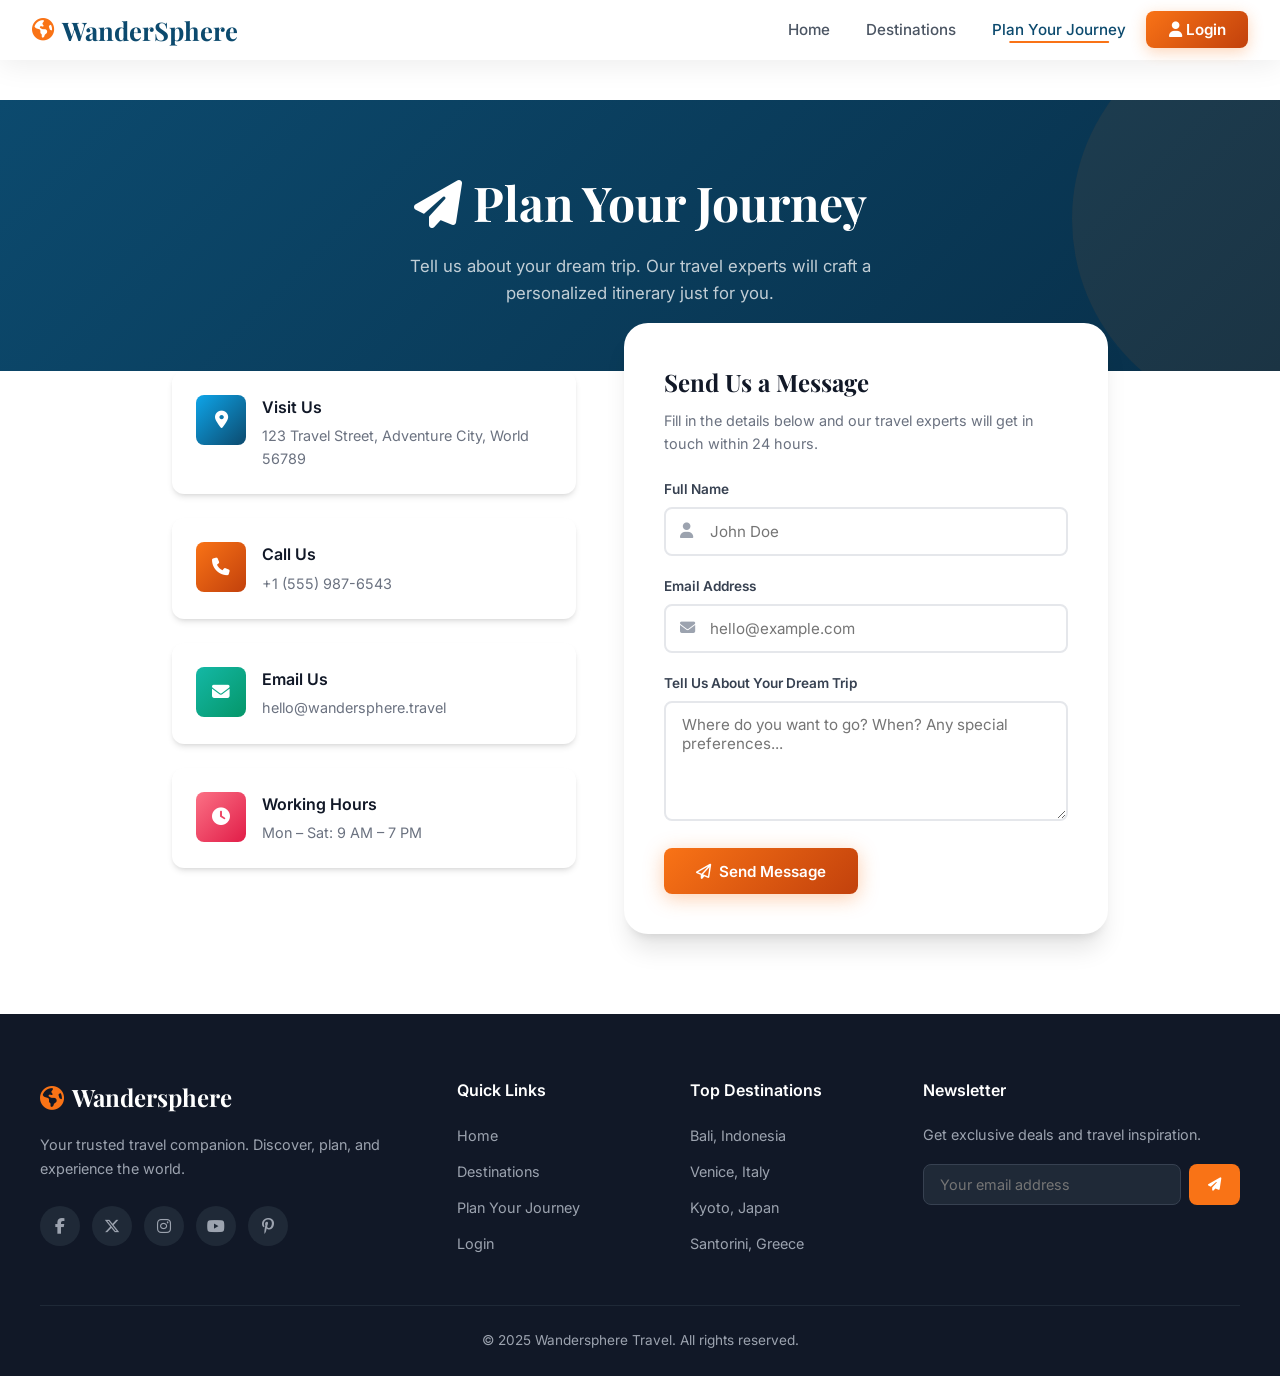
<file: contact.html>
<!DOCTYPE html>
<html lang="en">
<head>
  <meta charset="UTF-8">
  <meta name="viewport" content="width=device-width, initial-scale=1.0">
  <title>Plan Your Journey — Wandersphere Travel</title>
  <!-- Google Fonts -->
  <link href="https://fonts.googleapis.com/css2?family=Playfair+Display:wght@400;600;700&family=Inter:wght@300;400;500;600;700&display=swap" rel="stylesheet">
  <!-- Font Awesome Icons -->
  <link rel="stylesheet" href="https://cdnjs.cloudflare.com/ajax/libs/font-awesome/6.5.1/css/all.min.css">
  <!-- Shared CSS -->
  <link rel="stylesheet" href="styles.css">
</head>
<body>

  <!-- ==========================================
       NAVBAR (solid style)
       ========================================== -->
  <nav class="navbar solid" id="navbar">
    <a href="index.html" class="nav-logo">
      <i class="fa-solid fa-earth-americas"></i> WanderSphere
    </a>
    <ul class="nav-links" id="navLinks">
      <li><a href="index.html">Home</a></li>
      <li><a href="destinations.html">Destinations</a></li>
      <li><a href="contact.html" class="active">Plan Your Journey</a></li>
      <li><a href="login.html" class="nav-cta"><i class="fa-solid fa-user"></i> Login</a></li>
    </ul>
    <button class="hamburger" id="hamburger" onclick="toggleMenu()">
      <span></span><span></span><span></span>
    </button>
  </nav>
  <div class="nav-overlay" id="navOverlay" onclick="toggleMenu()"></div>

  <!-- ==========================================
       CONTACT PAGE CONTENT
       ========================================== -->
  <div class="contact-page">
    <!-- Hero Banner -->
    <div class="contact-hero">
      <h1><i class="fa-solid fa-paper-plane"></i> Plan Your Journey</h1>
      <p>Tell us about your dream trip. Our travel experts will craft a personalized itinerary just for you.</p>
    </div>

    <!-- Contact Grid: Info Cards + Form -->
    <div class="contact-grid">
      <!-- Left: Contact Info Cards -->
      <div class="contact-info-cards">
        <div class="info-card reveal-left" style="transition-delay: 0.1s;">
          <div class="icon"><i class="fa-solid fa-location-dot"></i></div>
          <div>
            <h4>Visit Us</h4>
            <p>123 Travel Street, Adventure City, World 56789</p>
          </div>
        </div>
        <div class="info-card reveal-left" style="transition-delay: 0.2s;">
          <div class="icon" style="background:linear-gradient(135deg, var(--sunset), var(--sunset-dark));">
            <i class="fa-solid fa-phone"></i>
          </div>
          <div>
            <h4>Call Us</h4>
            <p>+1 (555) 987-6543</p>
          </div>
        </div>
        <div class="info-card reveal-left" style="transition-delay: 0.3s;">
          <div class="icon" style="background:linear-gradient(135deg, var(--teal), #059669);">
            <i class="fa-solid fa-envelope"></i>
          </div>
          <div>
            <h4>Email Us</h4>
            <p>hello@wandersphere.travel</p>
          </div>
        </div>
        <div class="info-card reveal-left" style="transition-delay: 0.4s;">
          <div class="icon" style="background:linear-gradient(135deg, var(--coral), #e11d48);">
            <i class="fa-solid fa-clock"></i>
          </div>
          <div>
            <h4>Working Hours</h4>
            <p>Mon – Sat: 9 AM – 7 PM</p>
          </div>
        </div>
      </div>

      <!-- Right: Contact Form Card -->
      <div class="contact-form-card reveal-right">
        <h3>Send Us a Message</h3>
        <p>Fill in the details below and our travel experts will get in touch within 24 hours.</p>
        <form onsubmit="handleContact(event)">
          <!-- Name -->
          <div class="form-group">
            <label for="contactName">Full Name</label>
            <div class="input-wrapper">
              <i class="fa-solid fa-user field-icon"></i>
              <input type="text" id="contactName" placeholder="John Doe" required>
            </div>
          </div>
          <!-- Email -->
          <div class="form-group">
            <label for="contactEmail">Email Address</label>
            <div class="input-wrapper">
              <i class="fa-solid fa-envelope field-icon"></i>
              <input type="email" id="contactEmail" placeholder="hello@example.com" required>
            </div>
          </div>
          <!-- Message -->
          <div class="form-group">
            <label for="contactMessage">Tell Us About Your Dream Trip</label>
            <div class="input-wrapper">
              <textarea id="contactMessage" placeholder="Where do you want to go? When? Any special preferences..." required></textarea>
            </div>
          </div>
          <!-- Submit -->
          <button type="submit" class="btn btn-primary">
            <i class="fa-regular fa-paper-plane"></i> Send Message
          </button>
        </form>
      </div>
    </div>

    <!-- ==========================================
         FOOTER
         ========================================== -->
    <footer class="footer">
      <div class="footer-grid">
        <div class="footer-brand">
          <div class="logo"><i class="fa-solid fa-earth-americas"></i> Wandersphere</div>
          <p>Your trusted travel companion. Discover, plan, and experience the world.</p>
          <div class="social-links">
            <a href="https://www.facebook.com/share/1Ga3H48wUg/" aria-label="Facebook"><i class="fa-brands fa-facebook-f"></i></a>
            <a href="https://x.com/006_hemu36920" aria-label="Twitter"><i class="fa-brands fa-x-twitter"></i></a>
            <a href="https://www.instagram.com/hemu_006__?igsh=MWFtNW92emt5N3NkYQ==" aria-label="Instagram"><i class="fa-brands fa-instagram"></i></a>
            <a href="#" aria-label="YouTube"><i class="fa-brands fa-youtube"></i></a>
            <a href="#" aria-label="Pinterest"><i class="fa-brands fa-pinterest-p"></i></a>
          </div>
        </div>
        <div>
          <h4>Quick Links</h4>
          <ul>
            <li><a href="index.html">Home</a></li>
            <li><a href="destinations.html">Destinations</a></li>
            <li><a href="contact.html">Plan Your Journey</a></li>
            <li><a href="login.html">Login</a></li>
          </ul>
        </div>
        <div>
          <h4>Top Destinations</h4>
          <ul>
            <li><a href="destinations.html">Bali, Indonesia</a></li>
            <li><a href="destinations.html">Venice, Italy</a></li>
            <li><a href="destinations.html">Kyoto, Japan</a></li>
            <li><a href="destinations.html">Santorini, Greece</a></li>
          </ul>
        </div>
        <div class="footer-newsletter">
          <h4>Newsletter</h4>
          <p>Get exclusive deals and travel inspiration.</p>
          <form class="newsletter-form" onsubmit="handleNewsletter(event)">
            <input type="email" placeholder="Your email address" required>
            <button type="submit"><i class="fa-solid fa-paper-plane"></i></button>
          </form>
        </div>
      </div>
      <div class="footer-bottom">
        <p>&copy; 2025 Wandersphere Travel. All rights reserved.</p>
      </div>
    </footer>
  </div>

  <!-- Back to Top Button -->
  <button class="back-to-top" id="backToTop" onclick="window.scrollTo({top:0,behavior:'smooth'})">
    <i class="fa-solid fa-arrow-up"></i>
  </button>

  <!-- Shared JavaScript -->
  <script src="script.js"></script>
</body>
</html>
</file>
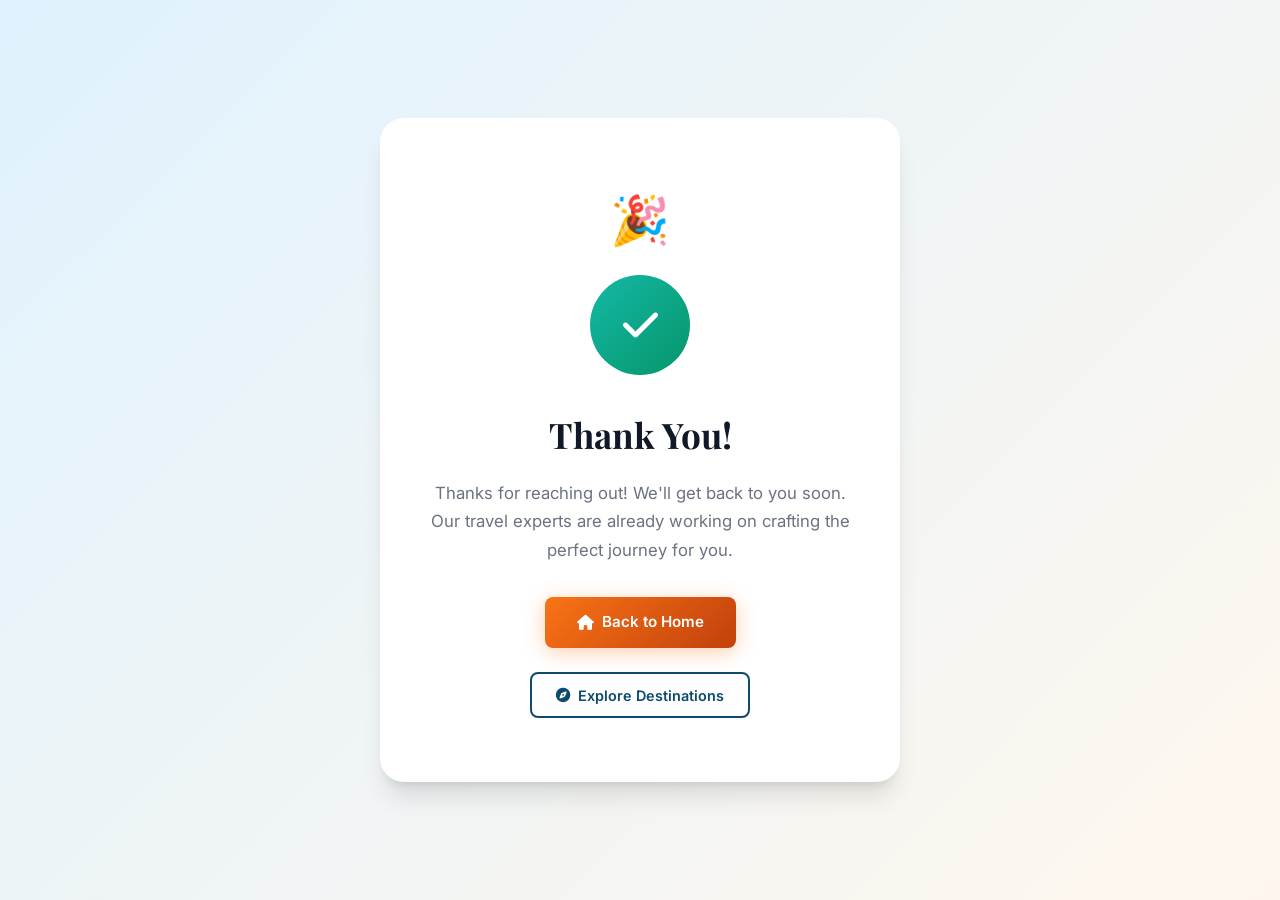
<file: thankyou.html>
<!DOCTYPE html>
<html lang="en">
<head>
  <meta charset="UTF-8">
  <meta name="viewport" content="width=device-width, initial-scale=1.0">
  <title>Thank You — WanderSphere Travel</title>
  <!-- Google Fonts -->
  <link href="https://fonts.googleapis.com/css2?family=Playfair+Display:wght@400;600;700&family=Inter:wght@300;400;500;600;700&display=swap" rel="stylesheet">
  <!-- Font Awesome Icons -->
  <link rel="stylesheet" href="https://cdnjs.cloudflare.com/ajax/libs/font-awesome/6.5.1/css/all.min.css">
  <!-- Shared CSS -->
  <link rel="stylesheet" href="styles.css">
</head>
<body>

  <!-- ==========================================
       THANK YOU PAGE
       ========================================== -->
  <div class="thankyou-page">
    <div class="thankyou-card">
      <!-- Confetti Emoji -->
      <span class="confetti">🎉</span>

      <!-- Green Checkmark Icon -->
      <div class="thankyou-icon">
        <i class="fa-solid fa-check"></i>
      </div>

      <!-- Thank You Message -->
      <h1>Thank You!</h1>
      <p>Thanks for reaching out! We'll get back to you soon. Our travel experts are already working on crafting the perfect journey for you.</p>

      <!-- Navigation Buttons -->
      <a href="index.html" class="btn btn-primary">
        <i class="fa-solid fa-house"></i> Back to Home
      </a>
      <div style="margin-top:1.5rem;">
        <a href="destinations.html" class="btn btn-outline" style="font-size:0.9rem; padding: 0.6rem 1.5rem;">
          <i class="fa-solid fa-compass"></i> Explore Destinations
        </a>
      </div>
    </div>
  </div>

  <!-- Shared JavaScript -->
  <script src="script.js"></script>
</body>
</html>
</file>
<file: styles.css>
/* =========================================
   CSS CUSTOM PROPERTIES & RESET
   ========================================= */
:root {
  --ocean: #0c4a6e;
  --ocean-light: #0ea5e9;
  --ocean-dark: #082f49;
  --sunset: #f97316;
  --sunset-light: #fdba74;
  --sunset-dark: #c2410c;
  --sand: #fef3c7;
  --sand-light: #fffbeb;
  --coral: #fb7185;
  --teal: #14b8a6;
  --white: #ffffff;
  --gray-50: #f9fafb;
  --gray-100: #f3f4f6;
  --gray-200: #e5e7eb;
  --gray-300: #d1d5db;
  --gray-400: #9ca3af;
  --gray-500: #6b7280;
  --gray-600: #4b5563;
  --gray-700: #374151;
  --gray-800: #1f2937;
  --gray-900: #111827;
  --font-display: 'Playfair Display', Georgia, serif;
  --font-body: 'Inter', system-ui, sans-serif;
  --shadow-sm: 0 1px 2px rgba(0,0,0,0.05);
  --shadow-md: 0 4px 6px -1px rgba(0,0,0,0.1), 0 2px 4px -2px rgba(0,0,0,0.1);
  --shadow-lg: 0 10px 15px -3px rgba(0,0,0,0.1), 0 4px 6px -4px rgba(0,0,0,0.1);
  --shadow-xl: 0 20px 25px -5px rgba(0,0,0,0.1), 0 8px 10px -6px rgba(0,0,0,0.1);
  --shadow-2xl: 0 25px 50px -12px rgba(0,0,0,0.25);
  --radius-sm: 0.5rem;
  --radius-md: 0.75rem;
  --radius-lg: 1rem;
  --radius-xl: 1.5rem;
  --transition: all 0.3s cubic-bezier(0.4, 0, 0.2, 1);
}

*, *::before, *::after {
  margin: 0;
  padding: 0;
  box-sizing: border-box;
}

html {
  scroll-behavior: smooth;
  font-size: 16px;
}

body {
  font-family: var(--font-body);
  color: var(--gray-800);
  background: var(--white);
  line-height: 1.6;
  overflow-x: hidden;
}

img { max-width: 100%; display: block; }
a { text-decoration: none; color: inherit; }
button { cursor: pointer; border: none; font-family: inherit; }
input, textarea { font-family: inherit; }

/* =========================================
   SCROLL ANIMATIONS
   ========================================= */
.reveal {
  opacity: 0;
  transform: translateY(40px);
  transition: opacity 0.8s ease, transform 0.8s ease;
}
.reveal.active {
  opacity: 1;
  transform: translateY(0);
}
.reveal-left {
  opacity: 0;
  transform: translateX(-60px);
  transition: opacity 0.8s ease, transform 0.8s ease;
}
.reveal-left.active {
  opacity: 1;
  transform: translateX(0);
}
.reveal-right {
  opacity: 0;
  transform: translateX(60px);
  transition: opacity 0.8s ease, transform 0.8s ease;
}
.reveal-right.active {
  opacity: 1;
  transform: translateX(0);
}
.reveal-scale {
  opacity: 0;
  transform: scale(0.85);
  transition: opacity 0.8s ease, transform 0.8s ease;
}
.reveal-scale.active {
  opacity: 1;
  transform: scale(1);
}

/* =========================================
   NAVBAR
   ========================================= */
.navbar {
  position: fixed;
  top: 0;
  left: 0;
  right: 0;
  z-index: 1000;
  padding: 1rem 2rem;
  display: flex;
  align-items: center;
  justify-content: space-between;
  transition: var(--transition);
  background: transparent;
}
.navbar.scrolled {
  background: rgba(255,255,255,0.97);
  backdrop-filter: blur(20px);
  box-shadow: 0 4px 30px rgba(0,0,0,0.08);
  padding: 0.6rem 2rem;
}

/* Non-hero pages: navbar starts scrolled (solid) */
.navbar.solid {
  background: rgba(255,255,255,0.97);
  backdrop-filter: blur(20px);
  box-shadow: 0 4px 30px rgba(0,0,0,0.08);
  padding: 0.6rem 2rem;
}
.navbar.solid .nav-logo { color: var(--ocean); }
.navbar.solid .nav-links a { color: var(--gray-600); }
.navbar.solid .nav-links a:hover { color: var(--ocean); }
.navbar.solid .nav-links a.active { color: var(--ocean); }
.navbar.solid .hamburger span { background: var(--ocean); }

.nav-logo {
  display: flex;
  align-items: center;
  gap: 0.5rem;
  font-family: var(--font-display);
  font-size: 1.6rem;
  font-weight: 700;
  color: var(--white);
  transition: var(--transition);
}
.navbar.scrolled .nav-logo { color: var(--ocean); }
.nav-logo i {
  font-size: 1.4rem;
  color: var(--sunset);
}

.nav-links {
  display: flex;
  align-items: center;
  gap: 0.25rem;
  list-style: none;
}
.nav-links a {
  padding: 0.5rem 1rem;
  border-radius: var(--radius-sm);
  font-weight: 500;
  font-size: 0.95rem;
  color: rgba(255,255,255,0.9);
  transition: var(--transition);
  position: relative;
}
.nav-links a::after {
  content: '';
  position: absolute;
  bottom: 4px;
  left: 50%;
  width: 0;
  height: 2px;
  background: var(--sunset);
  transition: var(--transition);
  transform: translateX(-50%);
  border-radius: 2px;
}
.nav-links a:hover::after,
.nav-links a.active::after {
  width: 60%;
}
.nav-links a:hover { color: var(--white); }
.navbar.scrolled .nav-links a { color: var(--gray-600); }
.navbar.scrolled .nav-links a:hover { color: var(--ocean); }
.navbar.scrolled .nav-links a.active { color: var(--ocean); }

.nav-cta {
  background: linear-gradient(135deg, var(--sunset), var(--sunset-dark));
  color: var(--white) !important;
  padding: 0.55rem 1.4rem !important;
  border-radius: var(--radius-sm) !important;
  font-weight: 600 !important;
  box-shadow: 0 4px 15px rgba(249,115,22,0.3);
  transition: var(--transition);
}
.nav-cta::after { display: none !important; }
.nav-cta:hover {
  transform: translateY(-2px);
  box-shadow: 0 6px 20px rgba(249,115,22,0.45) !important;
}

/* Hamburger */
.hamburger {
  display: none;
  flex-direction: column;
  gap: 5px;
  background: none;
  padding: 5px;
}
.hamburger span {
  width: 26px;
  height: 2.5px;
  background: var(--white);
  border-radius: 4px;
  transition: var(--transition);
}
.navbar.scrolled .hamburger span { background: var(--ocean); }
.hamburger.open span:nth-child(1) { transform: rotate(45deg) translate(5px, 5px); }
.hamburger.open span:nth-child(2) { opacity: 0; }
.hamburger.open span:nth-child(3) { transform: rotate(-45deg) translate(5px, -5px); }

/* =========================================
   HERO SECTION
   ========================================= */
.hero {
  position: relative;
  min-height: 100vh;
  display: flex;
  align-items: center;
  justify-content: center;
  text-align: center;
  overflow: hidden;
}
.hero-bg {
  position: absolute;
  inset: 0;
  z-index: 0;
}
.hero-bg img {
  width: 100%;
  height: 100%;
  object-fit: cover;
  animation: heroZoom 25s ease-in-out infinite alternate;
}
@keyframes heroZoom {
  0% { transform: scale(1); }
  100% { transform: scale(1.12); }
}
.hero-overlay {
  position: absolute;
  inset: 0;
  background: linear-gradient(
    180deg,
    rgba(8,47,73,0.65) 0%,
    rgba(12,74,110,0.45) 50%,
    rgba(8,47,73,0.7) 100%
  );
  z-index: 1;
}
.hero-content {
  position: relative;
  z-index: 2;
  max-width: 850px;
  padding: 2rem;
}
.hero-badge {
  display: inline-flex;
  align-items: center;
  gap: 0.5rem;
  background: rgba(255,255,255,0.15);
  backdrop-filter: blur(10px);
  border: 1px solid rgba(255,255,255,0.25);
  padding: 0.45rem 1.2rem;
  border-radius: 50px;
  color: var(--white);
  font-size: 0.85rem;
  font-weight: 500;
  margin-bottom: 1.5rem;
  animation: fadeInDown 1s ease 0.3s both;
}
.hero-badge i { color: var(--sunset-light); }
.hero h1 {
  font-family: var(--font-display);
  font-size: clamp(2.8rem, 6vw, 5rem);
  font-weight: 700;
  color: var(--white);
  line-height: 1.15;
  margin-bottom: 1.2rem;
  animation: fadeInUp 1s ease 0.5s both;
}
.hero h1 span {
  background: linear-gradient(135deg, var(--sunset-light), var(--sunset));
  -webkit-background-clip: text;
  -webkit-text-fill-color: transparent;
  background-clip: text;
}
.hero p {
  font-size: 1.15rem;
  color: rgba(255,255,255,0.85);
  max-width: 600px;
  margin: 0 auto 2.5rem;
  line-height: 1.7;
  animation: fadeInUp 1s ease 0.7s both;
}
.hero-buttons {
  display: flex;
  gap: 1rem;
  justify-content: center;
  flex-wrap: wrap;
  animation: fadeInUp 1s ease 0.9s both;
}

@keyframes fadeInUp {
  from { opacity: 0; transform: translateY(30px); }
  to { opacity: 1; transform: translateY(0); }
}
@keyframes fadeInDown {
  from { opacity: 0; transform: translateY(-20px); }
  to { opacity: 1; transform: translateY(0); }
}

/* Scroll indicator */
.scroll-indicator {
  position: absolute;
  bottom: 2.5rem;
  left: 50%;
  transform: translateX(-50%);
  z-index: 2;
  display: flex;
  flex-direction: column;
  align-items: center;
  gap: 0.5rem;
  color: rgba(255,255,255,0.6);
  font-size: 0.75rem;
  text-transform: uppercase;
  letter-spacing: 2px;
  animation: fadeInUp 1s ease 1.2s both;
}
.scroll-indicator .mouse {
  width: 26px;
  height: 40px;
  border: 2px solid rgba(255,255,255,0.4);
  border-radius: 20px;
  position: relative;
}
.scroll-indicator .mouse::after {
  content: '';
  width: 4px;
  height: 8px;
  background: var(--sunset);
  border-radius: 4px;
  position: absolute;
  top: 6px;
  left: 50%;
  transform: translateX(-50%);
  animation: scrollDown 2s ease infinite;
}
@keyframes scrollDown {
  0% { opacity: 1; top: 6px; }
  100% { opacity: 0; top: 24px; }
}

/* =========================================
   BUTTONS
   ========================================= */
.btn {
  display: inline-flex;
  align-items: center;
  gap: 0.5rem;
  padding: 0.85rem 2rem;
  border-radius: var(--radius-sm);
  font-weight: 600;
  font-size: 0.95rem;
  transition: var(--transition);
  border: none;
  cursor: pointer;
}
.btn-primary {
  background: linear-gradient(135deg, var(--sunset), var(--sunset-dark));
  color: var(--white);
  box-shadow: 0 4px 20px rgba(249,115,22,0.35);
}
.btn-primary:hover {
  transform: translateY(-3px);
  box-shadow: 0 8px 30px rgba(249,115,22,0.5);
}
.btn-secondary {
  background: rgba(255,255,255,0.15);
  color: var(--white);
  border: 2px solid rgba(255,255,255,0.3);
  backdrop-filter: blur(10px);
}
.btn-secondary:hover {
  background: rgba(255,255,255,0.25);
  transform: translateY(-3px);
}
.btn-outline {
  background: transparent;
  color: var(--ocean);
  border: 2px solid var(--ocean);
}
.btn-outline:hover {
  background: var(--ocean);
  color: var(--white);
  transform: translateY(-3px);
}
.btn-ocean {
  background: linear-gradient(135deg, var(--ocean-light), var(--ocean));
  color: var(--white);
  box-shadow: 0 4px 20px rgba(14,165,233,0.35);
}
.btn-ocean:hover {
  transform: translateY(-3px);
  box-shadow: 0 8px 30px rgba(14,165,233,0.5);
}

/* =========================================
   SECTION STYLING
   ========================================= */
.section {
  padding: 6rem 2rem;
}
.section-header {
  text-align: center;
  max-width: 650px;
  margin: 0 auto 4rem;
}
.section-label {
  display: inline-flex;
  align-items: center;
  gap: 0.4rem;
  font-size: 0.85rem;
  font-weight: 600;
  text-transform: uppercase;
  letter-spacing: 2px;
  color: var(--sunset);
  margin-bottom: 0.75rem;
}
.section-label i {
  font-size: 0.75rem;
}
.section-title {
  font-family: var(--font-display);
  font-size: clamp(2rem, 4vw, 2.8rem);
  font-weight: 700;
  color: var(--gray-900);
  line-height: 1.2;
  margin-bottom: 1rem;
}
.section-subtitle {
  font-size: 1.05rem;
  color: var(--gray-500);
  line-height: 1.7;
}
.container {
  max-width: 1200px;
  margin: 0 auto;
}

/* =========================================
   SERVICES SECTION
   ========================================= */
.services-grid {
  display: grid;
  grid-template-columns: repeat(auto-fit, minmax(260px, 1fr));
  gap: 2rem;
}
.service-card {
  background: var(--white);
  border-radius: var(--radius-lg);
  padding: 2.5rem 2rem;
  text-align: center;
  box-shadow: var(--shadow-sm);
  border: 1px solid var(--gray-100);
  transition: var(--transition);
  position: relative;
  overflow: hidden;
}
.service-card::before {
  content: '';
  position: absolute;
  top: 0;
  left: 0;
  right: 0;
  height: 4px;
  background: linear-gradient(90deg, var(--ocean-light), var(--sunset));
  transform: scaleX(0);
  transition: transform 0.4s ease;
}
.service-card:hover::before {
  transform: scaleX(1);
}
.service-card:hover {
  transform: translateY(-8px);
  box-shadow: var(--shadow-xl);
}
.service-icon {
  width: 70px;
  height: 70px;
  border-radius: 50%;
  display: flex;
  align-items: center;
  justify-content: center;
  margin: 0 auto 1.5rem;
  font-size: 1.6rem;
  transition: var(--transition);
}
.service-card:hover .service-icon {
  transform: scale(1.1) rotate(5deg);
}
.icon-blue { background: #e0f2fe; color: var(--ocean-light); }
.icon-orange { background: #ffedd5; color: var(--sunset); }
.icon-teal { background: #ccfbf1; color: var(--teal); }
.icon-pink { background: #fce7f3; color: var(--coral); }
.service-card h3 {
  font-size: 1.2rem;
  font-weight: 700;
  margin-bottom: 0.75rem;
  color: var(--gray-900);
}
.service-card p {
  font-size: 0.92rem;
  color: var(--gray-500);
  line-height: 1.7;
}

/* =========================================
   DESTINATIONS CARDS
   ========================================= */
.destinations-grid {
  display: grid;
  grid-template-columns: repeat(auto-fill, minmax(340px, 1fr));
  gap: 2rem;
}
.dest-card {
  border-radius: var(--radius-lg);
  overflow: hidden;
  background: var(--white);
  box-shadow: var(--shadow-md);
  transition: var(--transition);
  cursor: pointer;
}
.dest-card:hover {
  transform: translateY(-10px);
  box-shadow: var(--shadow-2xl);
}
.dest-card-img {
  position: relative;
  height: 240px;
  overflow: hidden;
}
.dest-card-img img {
  width: 100%;
  height: 100%;
  object-fit: cover;
  transition: transform 0.6s ease;
}
.dest-card:hover .dest-card-img img {
  transform: scale(1.1);
}
.dest-card-badge {
  position: absolute;
  top: 1rem;
  left: 1rem;
  background: rgba(255,255,255,0.92);
  backdrop-filter: blur(10px);
  padding: 0.35rem 0.85rem;
  border-radius: 50px;
  font-size: 0.8rem;
  font-weight: 600;
  color: var(--ocean);
  display: flex;
  align-items: center;
  gap: 0.3rem;
}
.dest-card-price {
  position: absolute;
  bottom: 1rem;
  right: 1rem;
  background: linear-gradient(135deg, var(--sunset), var(--sunset-dark));
  color: var(--white);
  padding: 0.4rem 1rem;
  border-radius: 50px;
  font-size: 0.85rem;
  font-weight: 700;
}
.dest-card-body {
  padding: 1.5rem;
}
.dest-card-body h3 {
  font-family: var(--font-display);
  font-size: 1.3rem;
  font-weight: 700;
  margin-bottom: 0.5rem;
  color: var(--gray-900);
}
.dest-card-body p {
  font-size: 0.9rem;
  color: var(--gray-500);
  line-height: 1.65;
  margin-bottom: 1rem;
}
.dest-card-meta {
  display: flex;
  align-items: center;
  gap: 1.2rem;
  font-size: 0.82rem;
  color: var(--gray-400);
}
.dest-card-meta span {
  display: flex;
  align-items: center;
  gap: 0.3rem;
}
.dest-card-meta i { color: var(--sunset); }
.dest-stars { color: var(--sunset) !important; }

/* =========================================
   ABOUT SECTION
   ========================================= */
.about-grid {
  display: grid;
  grid-template-columns: 1fr 1fr;
  gap: 4rem;
  align-items: center;
}
.about-image {
  position: relative;
  border-radius: var(--radius-xl);
  overflow: hidden;
  box-shadow: var(--shadow-xl);
}
.about-image img {
  width: 100%;
  height: 450px;
  object-fit: cover;
  transition: transform 0.8s ease;
}
.about-image:hover img {
  transform: scale(1.05);
}
.about-float-card {
  position: absolute;
  bottom: 1.5rem;
  left: 1.5rem;
  background: rgba(255,255,255,0.95);
  backdrop-filter: blur(10px);
  border-radius: var(--radius-md);
  padding: 1.2rem 1.5rem;
  display: flex;
  align-items: center;
  gap: 1rem;
  box-shadow: var(--shadow-lg);
  animation: float 3s ease-in-out infinite;
}
@keyframes float {
  0%, 100% { transform: translateY(0); }
  50% { transform: translateY(-8px); }
}
.about-float-card .icon {
  width: 48px;
  height: 48px;
  border-radius: 50%;
  background: linear-gradient(135deg, var(--sunset), var(--sunset-dark));
  display: flex;
  align-items: center;
  justify-content: center;
  color: var(--white);
  font-size: 1.2rem;
}
.about-float-card .text h4 {
  font-size: 1.3rem;
  font-weight: 700;
  color: var(--gray-900);
}
.about-float-card .text p {
  font-size: 0.8rem;
  color: var(--gray-500);
}
.about-content h3 {
  font-family: var(--font-display);
  font-size: 2rem;
  font-weight: 700;
  color: var(--gray-900);
  margin-bottom: 1.2rem;
}
.about-content p {
  font-size: 1rem;
  color: var(--gray-500);
  line-height: 1.8;
  margin-bottom: 1.5rem;
}
.about-stats {
  display: flex;
  gap: 2.5rem;
  margin-bottom: 2rem;
}
.stat h4 {
  font-size: 2rem;
  font-weight: 700;
  color: var(--ocean);
  font-family: var(--font-display);
}
.stat p {
  font-size: 0.85rem;
  color: var(--gray-500);
  margin-bottom: 0 !important;
}

/* =========================================
   TESTIMONIALS
   ========================================= */
.testimonials-grid {
  display: grid;
  grid-template-columns: repeat(auto-fit, minmax(320px, 1fr));
  gap: 2rem;
}
.testimonial-card {
  background: var(--white);
  border-radius: var(--radius-lg);
  padding: 2rem;
  box-shadow: var(--shadow-md);
  border: 1px solid var(--gray-100);
  transition: var(--transition);
}
.testimonial-card:hover {
  transform: translateY(-5px);
  box-shadow: var(--shadow-xl);
}
.testimonial-stars {
  color: var(--sunset);
  font-size: 0.9rem;
  margin-bottom: 1rem;
}
.testimonial-card blockquote {
  font-size: 0.95rem;
  color: var(--gray-600);
  line-height: 1.7;
  font-style: italic;
  margin-bottom: 1.5rem;
}
.testimonial-author {
  display: flex;
  align-items: center;
  gap: 1rem;
}
.testimonial-author img {
  width: 48px;
  height: 48px;
  border-radius: 50%;
  object-fit: cover;
}
.testimonial-author h4 {
  font-size: 0.95rem;
  font-weight: 600;
  color: var(--gray-900);
}
.testimonial-author p {
  font-size: 0.8rem;
  color: var(--gray-400);
}

/* =========================================
   CTA SECTION
   ========================================= */
.cta-section {
  background: linear-gradient(135deg, var(--ocean), var(--ocean-dark));
  position: relative;
  overflow: hidden;
}
.cta-section::before {
  content: '';
  position: absolute;
  top: -50%;
  right: -20%;
  width: 500px;
  height: 500px;
  border-radius: 50%;
  background: rgba(249,115,22,0.08);
}
.cta-section::after {
  content: '';
  position: absolute;
  bottom: -30%;
  left: -10%;
  width: 400px;
  height: 400px;
  border-radius: 50%;
  background: rgba(14,165,233,0.1);
}
.cta-content {
  position: relative;
  z-index: 1;
  text-align: center;
  max-width: 650px;
  margin: 0 auto;
}
.cta-content h2 {
  font-family: var(--font-display);
  font-size: clamp(2rem, 4vw, 2.8rem);
  color: var(--white);
  margin-bottom: 1rem;
}
.cta-content p {
  color: rgba(255,255,255,0.7);
  font-size: 1.05rem;
  margin-bottom: 2.5rem;
  line-height: 1.7;
}

/* =========================================
   FOOTER
   ========================================= */
.footer {
  background: var(--gray-900);
  color: var(--gray-400);
  padding: 4rem 2rem 1.5rem;
}
.footer-grid {
  display: grid;
  grid-template-columns: 2fr 1fr 1fr 1.5fr;
  gap: 3rem;
  max-width: 1200px;
  margin: 0 auto 3rem;
}
.footer-brand .logo {
  font-family: var(--font-display);
  font-size: 1.5rem;
  font-weight: 700;
  color: var(--white);
  display: flex;
  align-items: center;
  gap: 0.5rem;
  margin-bottom: 1rem;
}
.footer-brand .logo i { color: var(--sunset); }
.footer-brand p {
  font-size: 0.9rem;
  line-height: 1.7;
  margin-bottom: 1.5rem;
}
.social-links {
  display: flex;
  gap: 0.75rem;
}
.social-links a {
  width: 40px;
  height: 40px;
  border-radius: 50%;
  background: var(--gray-800);
  display: flex;
  align-items: center;
  justify-content: center;
  color: var(--gray-400);
  font-size: 1rem;
  transition: var(--transition);
}
.social-links a:hover {
  background: var(--sunset);
  color: var(--white);
  transform: translateY(-3px);
}
.footer h4 {
  color: var(--white);
  font-size: 1rem;
  font-weight: 600;
  margin-bottom: 1.2rem;
}
.footer ul {
  list-style: none;
  display: flex;
  flex-direction: column;
  gap: 0.65rem;
}
.footer ul a {
  font-size: 0.9rem;
  transition: var(--transition);
}
.footer ul a:hover {
  color: var(--sunset);
  padding-left: 5px;
}
.footer-newsletter p {
  font-size: 0.9rem;
  margin-bottom: 1rem;
  line-height: 1.7;
}
.newsletter-form {
  display: flex;
  gap: 0.5rem;
}
.newsletter-form input {
  flex: 1;
  padding: 0.7rem 1rem;
  border-radius: var(--radius-sm);
  border: 1px solid var(--gray-700);
  background: var(--gray-800);
  color: var(--white);
  font-size: 0.9rem;
  outline: none;
  transition: var(--transition);
}
.newsletter-form input:focus {
  border-color: var(--ocean-light);
}
.newsletter-form button {
  padding: 0.7rem 1.2rem;
  border-radius: var(--radius-sm);
  background: var(--sunset);
  color: var(--white);
  font-weight: 600;
  transition: var(--transition);
}
.newsletter-form button:hover {
  background: var(--sunset-dark);
}
.footer-bottom {
  border-top: 1px solid var(--gray-800);
  padding-top: 1.5rem;
  text-align: center;
  font-size: 0.85rem;
  max-width: 1200px;
  margin: 0 auto;
}

/* =========================================
   LOGIN / AUTH PAGE
   ========================================= */
.auth-page {
  min-height: 100vh;
  display: flex;
  align-items: center;
  justify-content: center;
  position: relative;
  overflow: hidden;
}
.auth-bg {
  position: absolute;
  inset: 0;
  z-index: 0;
}
.auth-bg img {
  width: 100%;
  height: 100%;
  object-fit: cover;
  filter: brightness(0.4) blur(2px);
}
.auth-card {
  position: relative;
  z-index: 2;
  background: rgba(255,255,255,0.95);
  backdrop-filter: blur(20px);
  border-radius: var(--radius-xl);
  padding: 3rem;
  width: 100%;
  max-width: 440px;
  box-shadow: var(--shadow-2xl);
  margin: 2rem;
  animation: fadeInUp 0.8s ease;
}
.auth-card .logo {
  text-align: center;
  margin-bottom: 0.5rem;
}
.auth-card .logo i {
  font-size: 2.5rem;
  color: var(--ocean);
}
.auth-card h2 {
  font-family: var(--font-display);
  font-size: 1.8rem;
  text-align: center;
  color: var(--gray-900);
  margin-bottom: 0.5rem;
}
.auth-card .subtitle {
  text-align: center;
  color: var(--gray-500);
  font-size: 0.9rem;
  margin-bottom: 2rem;
}
.form-group {
  margin-bottom: 1.25rem;
}
.form-group label {
  display: block;
  font-size: 0.85rem;
  font-weight: 600;
  color: var(--gray-700);
  margin-bottom: 0.4rem;
}
.input-wrapper {
  position: relative;
}
.input-wrapper i.field-icon {
  position: absolute;
  left: 1rem;
  top: 50%;
  transform: translateY(-50%);
  color: var(--gray-400);
  font-size: 0.95rem;
}
.input-wrapper input,
.input-wrapper textarea {
  width: 100%;
  padding: 0.8rem 1rem 0.8rem 2.8rem;
  border: 2px solid var(--gray-200);
  border-radius: var(--radius-sm);
  font-size: 0.95rem;
  color: var(--gray-800);
  background: var(--white);
  outline: none;
  transition: var(--transition);
}
.input-wrapper textarea {
  padding-left: 1rem;
  resize: vertical;
  min-height: 120px;
}
.input-wrapper input:focus,
.input-wrapper textarea:focus {
  border-color: var(--ocean-light);
  box-shadow: 0 0 0 4px rgba(14,165,233,0.1);
}
.input-wrapper .toggle-password {
  position: absolute;
  right: 1rem;
  top: 50%;
  transform: translateY(-50%);
  background: none;
  color: var(--gray-400);
  font-size: 1rem;
  cursor: pointer;
  padding: 0;
  transition: var(--transition);
}
.input-wrapper .toggle-password:hover {
  color: var(--ocean);
}
.form-options {
  display: flex;
  justify-content: space-between;
  align-items: center;
  margin-bottom: 1.5rem;
  font-size: 0.85rem;
}
.form-options label {
  display: flex;
  align-items: center;
  gap: 0.4rem;
  color: var(--gray-600);
  cursor: pointer;
}
.form-options a {
  color: var(--ocean-light);
  font-weight: 500;
}
.form-options a:hover {
  text-decoration: underline;
}
.auth-card .btn {
  width: 100%;
  justify-content: center;
  padding: 0.9rem;
  font-size: 1rem;
}
.auth-divider {
  display: flex;
  align-items: center;
  gap: 1rem;
  margin: 1.5rem 0;
  color: var(--gray-400);
  font-size: 0.85rem;
}
.auth-divider::before,
.auth-divider::after {
  content: '';
  flex: 1;
  height: 1px;
  background: var(--gray-200);
}
.social-login {
  display: flex;
  gap: 0.75rem;
  margin-bottom: 1.5rem;
}
.social-login button {
  flex: 1;
  display: flex;
  align-items: center;
  justify-content: center;
  gap: 0.5rem;
  padding: 0.75rem;
  border-radius: var(--radius-sm);
  border: 2px solid var(--gray-200);
  background: var(--white);
  font-size: 0.9rem;
  font-weight: 500;
  color: var(--gray-700);
  transition: var(--transition);
}
.social-login button:hover {
  border-color: var(--gray-300);
  background: var(--gray-50);
}
.auth-footer {
  text-align: center;
  font-size: 0.9rem;
  color: var(--gray-500);
}
.auth-footer a {
  color: var(--ocean-light);
  font-weight: 600;
}
.auth-footer a:hover { text-decoration: underline; }

/* =========================================
   CONTACT / PLAN YOUR JOURNEY PAGE
   ========================================= */
.contact-page {
  padding-top: 100px;
}
.contact-hero {
  text-align: center;
  padding: 4rem 2rem;
  background: linear-gradient(135deg, var(--ocean), var(--ocean-dark));
  color: var(--white);
  position: relative;
  overflow: hidden;
}
.contact-hero::before {
  content: '';
  position: absolute;
  top: -30%;
  right: -15%;
  width: 400px;
  height: 400px;
  border-radius: 50%;
  background: rgba(249,115,22,0.08);
}
.contact-hero h1 {
  font-family: var(--font-display);
  font-size: clamp(2rem, 5vw, 3rem);
  margin-bottom: 0.75rem;
}
.contact-hero p {
  font-size: 1.05rem;
  color: rgba(255,255,255,0.75);
  max-width: 550px;
  margin: 0 auto;
}
.contact-grid {
  display: grid;
  grid-template-columns: 1fr 1.2fr;
  gap: 3rem;
  max-width: 1000px;
  margin: -3rem auto 0;
  padding: 0 2rem 5rem;
  position: relative;
  z-index: 2;
}
.contact-info-cards {
  display: flex;
  flex-direction: column;
  gap: 1.5rem;
  padding-top: 3rem;
}
.info-card {
  background: var(--white);
  border-radius: var(--radius-md);
  padding: 1.5rem;
  display: flex;
  align-items: flex-start;
  gap: 1rem;
  box-shadow: var(--shadow-md);
  transition: var(--transition);
}
.info-card:hover {
  transform: translateX(8px);
  box-shadow: var(--shadow-lg);
}
.info-card .icon {
  width: 50px;
  height: 50px;
  border-radius: var(--radius-sm);
  background: linear-gradient(135deg, var(--ocean-light), var(--ocean));
  display: flex;
  align-items: center;
  justify-content: center;
  color: var(--white);
  font-size: 1.1rem;
  flex-shrink: 0;
}
.info-card h4 {
  font-size: 1rem;
  font-weight: 600;
  color: var(--gray-900);
  margin-bottom: 0.25rem;
}
.info-card p {
  font-size: 0.9rem;
  color: var(--gray-500);
}
.contact-form-card {
  background: var(--white);
  border-radius: var(--radius-xl);
  padding: 2.5rem;
  box-shadow: var(--shadow-xl);
}
.contact-form-card h3 {
  font-family: var(--font-display);
  font-size: 1.5rem;
  font-weight: 700;
  color: var(--gray-900);
  margin-bottom: 0.5rem;
}
.contact-form-card > p {
  font-size: 0.9rem;
  color: var(--gray-500);
  margin-bottom: 1.5rem;
}

/* =========================================
   THANK YOU PAGE
   ========================================= */
.thankyou-page {
  min-height: 100vh;
  display: flex;
  align-items: center;
  justify-content: center;
  background: linear-gradient(135deg, #e0f2fe, #fff7ed);
  padding: 2rem;
}
.thankyou-card {
  text-align: center;
  background: var(--white);
  border-radius: var(--radius-xl);
  padding: 4rem 3rem;
  max-width: 520px;
  box-shadow: var(--shadow-xl);
  animation: fadeInUp 0.8s ease;
}
.thankyou-icon {
  width: 100px;
  height: 100px;
  border-radius: 50%;
  background: linear-gradient(135deg, var(--teal), #059669);
  display: flex;
  align-items: center;
  justify-content: center;
  margin: 0 auto 2rem;
  font-size: 2.5rem;
  color: var(--white);
  animation: popIn 0.6s ease 0.3s both;
}
@keyframes popIn {
  0% { transform: scale(0); }
  70% { transform: scale(1.15); }
  100% { transform: scale(1); }
}
.thankyou-card h1 {
  font-family: var(--font-display);
  font-size: 2.2rem;
  color: var(--gray-900);
  margin-bottom: 1rem;
}
.thankyou-card p {
  font-size: 1.05rem;
  color: var(--gray-500);
  line-height: 1.7;
  margin-bottom: 2rem;
}
.thankyou-card .confetti {
  font-size: 3rem;
  display: block;
  margin-bottom: 1rem;
  animation: bounce 2s ease infinite;
}
@keyframes bounce {
  0%, 100% { transform: translateY(0); }
  50% { transform: translateY(-10px); }
}

/* =========================================
   DESTINATIONS PAGE
   ========================================= */
.destinations-page {
  padding-top: 100px;
}
.dest-hero {
  text-align: center;
  padding: 4rem 2rem 6rem;
  background: linear-gradient(135deg, var(--ocean), var(--ocean-dark));
  color: var(--white);
  position: relative;
  overflow: hidden;
}
.dest-hero::before {
  content: '';
  position: absolute;
  bottom: -2px;
  left: 0;
  right: 0;
  height: 80px;
  background: var(--white);
  clip-path: ellipse(55% 100% at 50% 100%);
}
.dest-hero h1 {
  font-family: var(--font-display);
  font-size: clamp(2rem, 5vw, 3rem);
  margin-bottom: 0.75rem;
}
.dest-hero p {
  font-size: 1.05rem;
  color: rgba(255,255,255,0.75);
  max-width: 550px;
  margin: 0 auto;
}
.dest-filter {
  display: flex;
  justify-content: center;
  gap: 0.5rem;
  flex-wrap: wrap;
  margin-bottom: 3rem;
}
.filter-btn {
  padding: 0.5rem 1.2rem;
  border-radius: 50px;
  background: var(--gray-100);
  color: var(--gray-600);
  font-size: 0.9rem;
  font-weight: 500;
  transition: var(--transition);
  border: 2px solid transparent;
}
.filter-btn:hover, .filter-btn.active {
  background: var(--ocean);
  color: var(--white);
  border-color: var(--ocean);
}

/* =========================================
   PAGE ANIMATIONS
   ========================================= */
@keyframes pageIn {
  from { opacity: 0; transform: translateY(15px); }
  to { opacity: 1; transform: translateY(0); }
}

/* =========================================
   BACK TO TOP
   ========================================= */
.back-to-top {
  position: fixed;
  bottom: 2rem;
  right: 2rem;
  width: 48px;
  height: 48px;
  border-radius: 50%;
  background: linear-gradient(135deg, var(--sunset), var(--sunset-dark));
  color: var(--white);
  display: flex;
  align-items: center;
  justify-content: center;
  font-size: 1.1rem;
  box-shadow: 0 4px 20px rgba(249,115,22,0.4);
  z-index: 999;
  opacity: 0;
  transform: translateY(20px);
  transition: var(--transition);
  cursor: pointer;
}
.back-to-top.visible {
  opacity: 1;
  transform: translateY(0);
}
.back-to-top:hover {
  transform: translateY(-3px);
  box-shadow: 0 8px 30px rgba(249,115,22,0.5);
}

/* Overlay for mobile nav */
.nav-overlay {
  position: fixed;
  inset: 0;
  background: rgba(0,0,0,0.4);
  z-index: 998;
  opacity: 0;
  pointer-events: none;
  transition: opacity 0.3s ease;
}
.nav-overlay.open {
  opacity: 1;
  pointer-events: auto;
}

/* =========================================
   RESPONSIVE
   ========================================= */
@media (max-width: 1024px) {
  .about-grid { grid-template-columns: 1fr; gap: 2.5rem; }
  .about-image img { height: 350px; }
  .footer-grid { grid-template-columns: 1fr 1fr; }
}

@media (max-width: 768px) {
  .hamburger { display: flex; }
  .nav-links {
    position: fixed;
    top: 0;
    right: -100%;
    width: 280px;
    height: 100vh;
    background: var(--white);
    flex-direction: column;
    padding: 5rem 2rem 2rem;
    gap: 0.5rem;
    transition: right 0.4s ease;
    box-shadow: -10px 0 30px rgba(0,0,0,0.1);
  }
  .nav-links.open { right: 0; }
  .nav-links a {
    color: var(--gray-700) !important;
    padding: 0.75rem 1rem;
    border-radius: var(--radius-sm);
    width: 100%;
  }
  .nav-links a:hover {
    background: var(--gray-50);
    color: var(--ocean) !important;
  }
  .nav-cta {
    margin-top: 1rem;
    text-align: center;
  }
  .destinations-grid { grid-template-columns: 1fr; }
  .contact-grid { grid-template-columns: 1fr; }
  .contact-info-cards { order: 2; }
  .contact-form-card { order: 1; }
  .footer-grid { grid-template-columns: 1fr; }
  .about-stats { gap: 1.5rem; }
  .section { padding: 4rem 1.25rem; }
  .hero-buttons { flex-direction: column; align-items: center; }
  .testimonials-grid { grid-template-columns: 1fr; }
}

@media (max-width: 480px) {
  .auth-card { padding: 2rem 1.5rem; }
  .thankyou-card { padding: 3rem 1.5rem; }
  .social-login { flex-direction: column; }
  .newsletter-form { flex-direction: column; }
}
</file>
